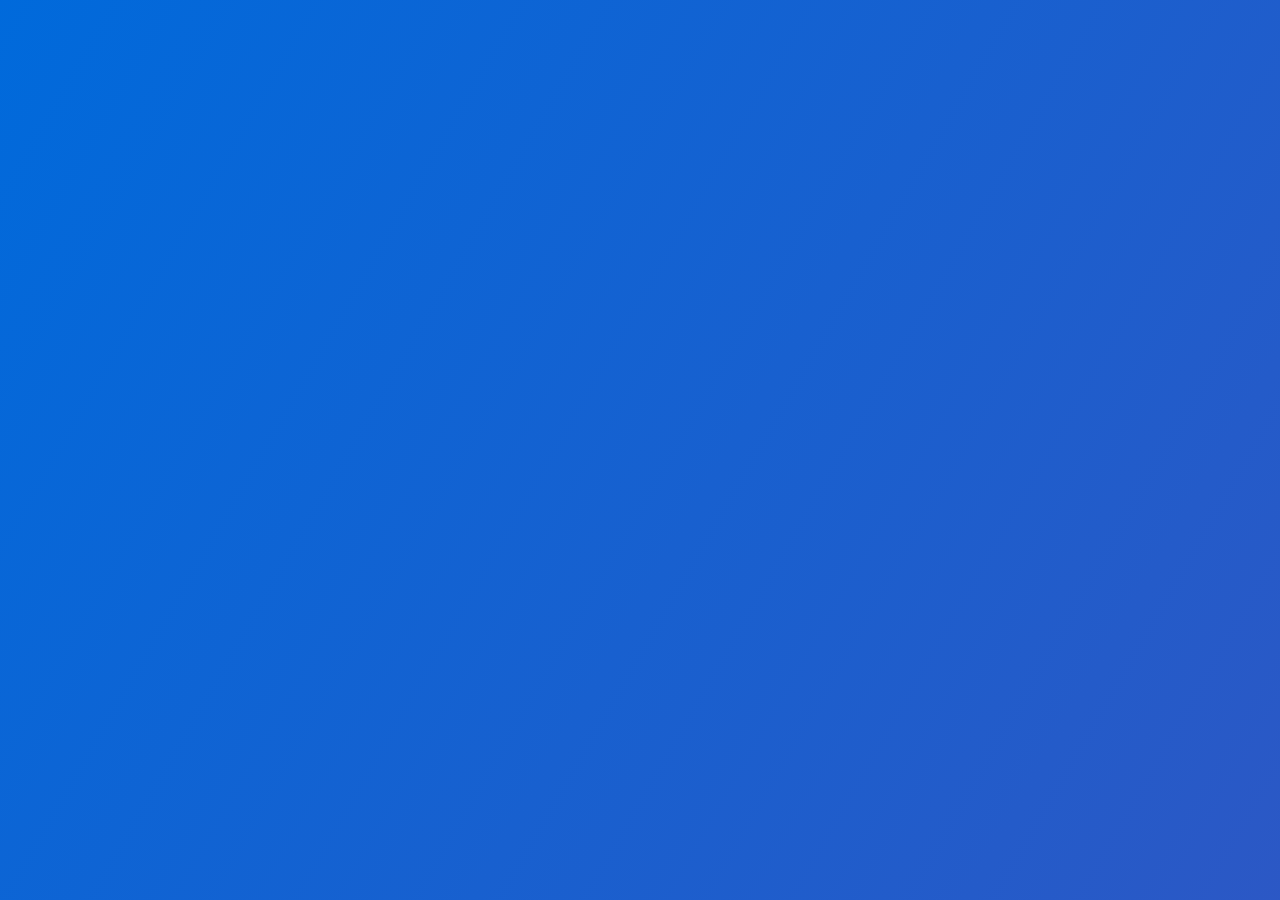
<file: web-platform/gradient-background-animation/index.html>
<html>

<head>
  <meta charset="UTF-8" />
  <meta name="viewport" content="width=device-width, initial-scale=1.0" />
  <link rel="stylesheet" type="text/css" href="style.css" />
  <!-- <link rel="stylesheet" type="text/css" href="style.scss" /> -->
</head>

<body>
  <div class="icons">
    <svg class="icon" viewBox="0 0 20 20">
      <path
        d="M10 1.667H7.083a2.917 2.917 0 000 5.833M10 1.667V7.5m0-5.833h2.917a2.917 2.917 0 110 5.833M10 7.5H7.083M10 7.5h2.917M10 7.5v5.833M7.083 7.5a2.917 2.917 0 000 5.833M12.917 7.5a2.917 2.917 0 100 5.833 2.917 2.917 0 000-5.833zm-5.834 5.833A2.917 2.917 0 1010 16.25v-2.917m-2.917 0H10">
      </path>
    </svg>
  </div>
</body>

</html>
</file>
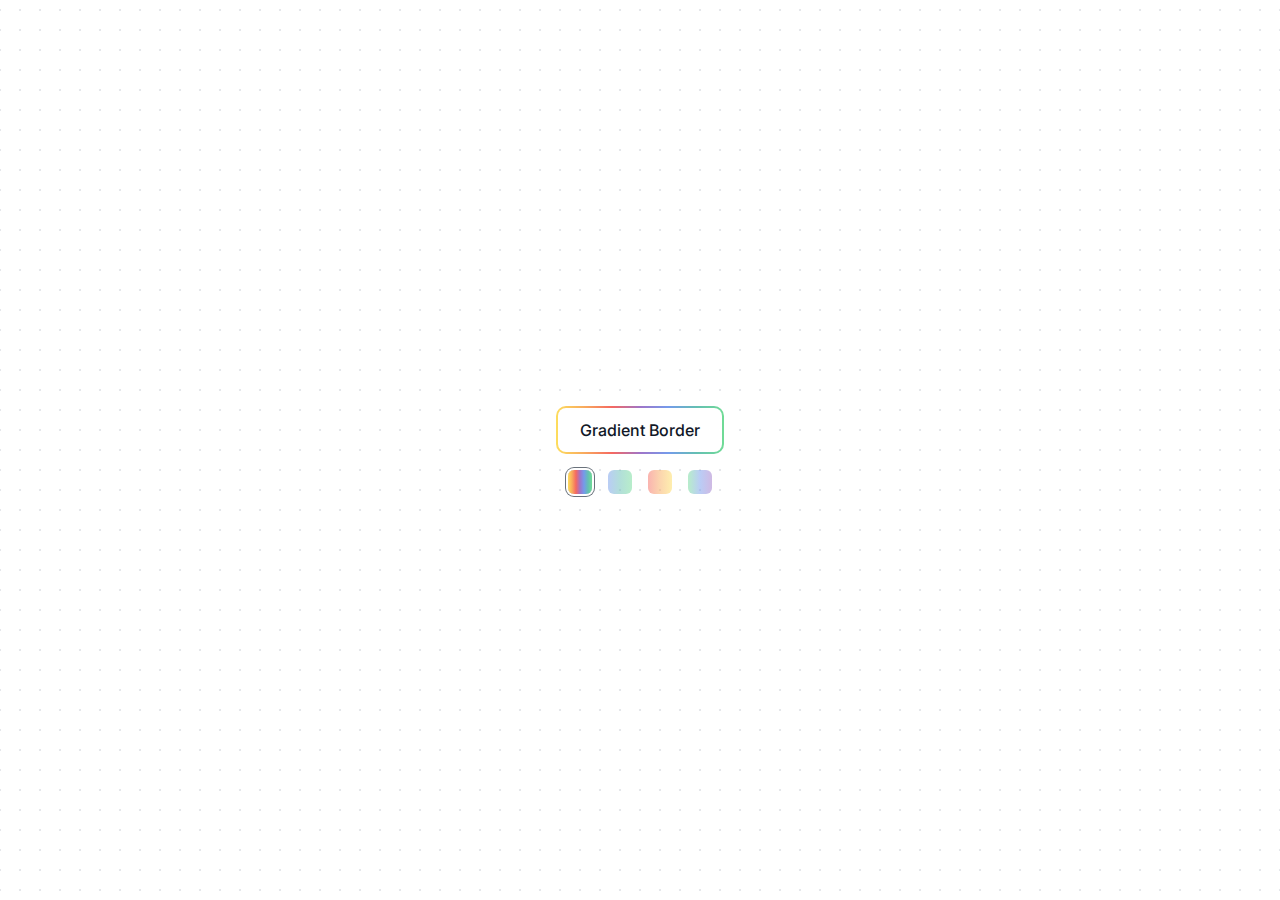
<file: web-platform/gradient-border/index.html>
<html>

<head>
  <meta charset="UTF-8" />
  <meta name="viewport" content="width=device-width, initial-scale=1.0" />
  <link rel="stylesheet" href="https://fonts.googleapis.com/css?family=Inter:400,500,600,700&amp;display=swap" />
  <link rel="stylesheet" type="text/css" href="style.css" />
  <!-- <link rel="stylesheet" type="text/css" href="style.scss" /> -->
</head>

<body>
  <div style="display: flex; flex-direction: column; align-items: center;">
    <div class="block" data-gradient="rainbow">
      <p>Gradient Border</p>
    </div>

    <div class="patterns">
      <div class="item active" data-gradient="rainbow"></div>
      <div class="item" data-gradient="blue-green"></div>
      <div class="item" data-gradient="red-yellow"></div>
      <div class="item" data-gradient="green-purple"></div>
    </div>
  </div>

  <script src="script.js"></script>
</body>

</html>
</file>
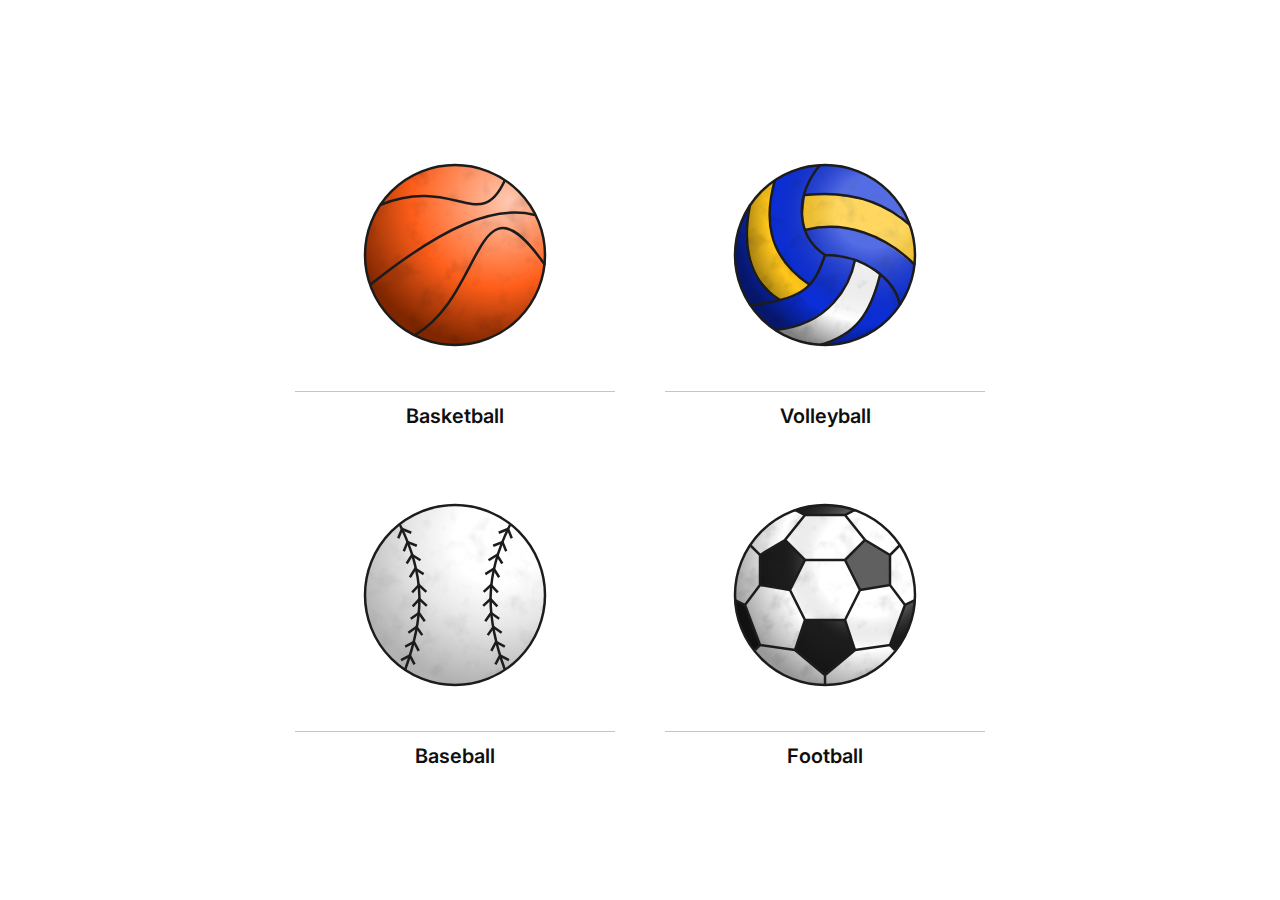
<file: web-platform/html-svg-3d-ball/index.html>
<html lang="en" dir="ltr">
  <head>
    <meta charset="UTF-8" />
    <meta name="viewport" content="width=device-width, initial-scale=1.0" />
    <link
      rel="stylesheet"
      href="https://fonts.googleapis.com/css?family=Inter:400,500,600,700&amp;display=swap"
    />
    <link rel="stylesheet" href="style.css" />
  </head>

  <body>
    <div class="app">
      <div class="grid-layout">
        <div class="card">
          <svg
            width="240"
            height="240"
            viewBox="0 0 24 24"
            stroke="hsl(0 0% 11%)"
            stroke-width=".25"
            fill="none"
            version="1.1"
            xmlns="http://www.w3.org/2000/svg"
          >
            <defs>
              <clipPath id="space-1" clipPathUnits="userSpaceOnUse">
                <circle cx="12" cy="12" r="9" />
              </clipPath>

              <radialGradient
                id="gradient-1"
                cx="70%"
                cy="20%"
                r="80%"
                fx="80%"
                fy="20%"
              >
                <stop offset="0%" stop-color="hsl(18 100% 85%)" />
                <stop offset="60%" stop-color="hsl(18 100% 55%)" />
                <stop offset="100%" stop-color="hsl(18 100% 25%)" />
              </radialGradient>

              <filter id="noise-1">
                <feTurbulence
                  type="fractalNoise"
                  baseFrequency=".4"
                  numOctaves="4"
                  stitchTiles="stitch"
                />
                <feColorMatrix type="saturate" values="0" />
              </filter>
            </defs>

            <g clip-path="url(#space-1)" stroke="none">
              <circle cx="12" cy="12" r="9" fill="url(#gradient-1)" />
              <rect
                width="100%"
                height="100%"
                style="
                  mix-blend-mode: multiply;
                  filter: url(#noise-1) contrast(100%) brightness(200%);
                "
              />
            </g>

            <circle cx="12" cy="12" r="9" />
            <path
              d="M8 20 c7-4 6-17 13-7 M3.5 15 C11 9 16 7 20 8 M4.5 7 c7.5-3 10 3 12.5-2.5"
            />
          </svg>

          <h3>Basketball</h3>
        </div>

        <div class="card">
          <svg
            width="240"
            height="240"
            viewBox="0 0 24 24"
            stroke="hsl(0 0% 11%)"
            stroke-width=".25"
            fill="none"
            version="1.1"
            xmlns="http://www.w3.org/2000/svg"
          >
            <defs>
              <clipPath id="space-2" clipPathUnits="userSpaceOnUse">
                <circle cx="12" cy="12" r="9" />
              </clipPath>

              <radialGradient
                id="gradient-2"
                cx="80%"
                cy="30%"
                r="100%"
                fx="75%"
                fy="25%"
              >
                <stop
                  offset="20%"
                  stop-color="hsl(0 0% 100%)"
                  stop-opacity=".3"
                />
                <stop offset="60%" stop-color="transparent" />
                <stop
                  offset="80%"
                  stop-color="hsl(0 0% 0%)"
                  stop-opacity=".5"
                />
              </radialGradient>

              <filter id="noise-2">
                <feTurbulence
                  type="fractalNoise"
                  baseFrequency=".5"
                  numOctaves="4"
                  stitchTiles="stitch"
                />
                <feColorMatrix type="saturate" values="0" />
              </filter>
            </defs>

            <g clip-path="url(#space-2)" stroke="none">
              <circle cx="12" cy="12" r="9" fill="hsl(230 90% 45%)" />
              <polygon
                points="7 2.5 4.3 7 4.2 11 5 14 7.3 16.5 9.2 16 10.5 15 9.8 14.5 7.6 12.3 6.4 9"
                fill="hsl(45 100% 55%)"
              />
              <polygon
                points="10 6 9.8 8 10 9.5 12.5 9.2 15 9.5 17.5 10.5 19 11.5 21 13 21 11 20.4 9 19.5 8 16 6.5 13 6"
                fill="hsl(45 100% 55%)"
              />
              <polygon
                points="7 19.5 9 20.5 12 21 14 20 16 18 17 15.5 17.5 13.8 15 12.5 14.5 14 13.5 16 12 17.5 10.5 18.5 9.5 19"
                fill="hsl(0 0% 100%)"
              />
              <rect
                width="100%"
                height="100%"
                style="
                  mix-blend-mode: multiply;
                  filter: url(#noise-2) contrast(100%) brightness(200%);
                "
              />
              <circle cx="12" cy="12" r="9" fill="url(#gradient-2)" />
            </g>

            <circle cx="12" cy="12" r="9" />
            <path
              d="M12 12 c-3-2-3-6-.5-9 M12 12 c4 0 7 2.5 7.5 5 M4.5 17 c5.5-.5 6.5-2 7.5-5
               M10 9.5 c4-1 8 .5 11 3.5 M10 6 c.5 0 6-1 10.5 3 M7 19.5 c5.5-.5 7.5-4.5 8-7
               M11.5 21 c3.5-1 5-3 6-7 M10.5 15 C6 12 6 8 7 4.5 M4.5 7 c-1 5 .5 8 3 9.5"
            />
          </svg>

          <h3>Volleyball</h3>
        </div>

        <div class="card">
          <svg
            width="240"
            height="240"
            viewBox="0 0 24 24"
            stroke="hsl(0 0% 11%)"
            stroke-width=".25"
            fill="none"
            version="1.1"
            xmlns="http://www.w3.org/2000/svg"
          >
            <defs>
              <clipPath id="space-3" clipPathUnits="userSpaceOnUse">
                <circle cx="12" cy="12" r="9" />
              </clipPath>

              <g id="seam">
                <polyline points="0 1 0 0 1 0" />
                <polyline points="1 2 1 1 2 1" />
              </g>

              <radialGradient
                id="gradient-3"
                cx="70%"
                cy="20%"
                r="80%"
                fx="75%"
                fy="20%"
              >
                <stop offset="30%" stop-color="hsl(0 0% 100%)" />
                <stop offset="60%" stop-color="hsl(0 0% 90%)" />
                <stop offset="100%" stop-color="hsl(0 0% 70%)" />
              </radialGradient>

              <filter id="noise-3">
                <feTurbulence
                  type="fractalNoise"
                  baseFrequency=".5"
                  numOctaves="4"
                  stitchTiles="stitch"
                />
                <feColorMatrix type="saturate" values="0" />
              </filter>
            </defs>

            <g clip-path="url(#space-3)" stroke="none">
              <circle cx="12" cy="12" r="9" fill="url(#gradient-3)" />
              <rect
                width="100%"
                height="100%"
                style="
                  mix-blend-mode: multiply;
                  filter: url(#noise-3) contrast(50%) brightness(200%);
                "
              />
            </g>

            <circle cx="12" cy="12" r="9" />
            <path d="M6.5 5 C9 10 9 14 7 19.5 M17.5 5 C15 10 15 14 17 19.5" />

            <use href="#seam" transform="translate(6.7 5.4) rotate(22)" />
            <use href="#seam" transform="translate(7.7 8) rotate(32)" />
            <use href="#seam" transform="translate(8.4 11) rotate(43)" />
            <use href="#seam" transform="translate(8.4 13.8) rotate(55)" />
            <use href="#seam" transform="translate(7.9 16.7) rotate(62)" />

            <use href="#seam" transform="translate(17.3 5.4) rotate(68)" />
            <use href="#seam" transform="translate(16.2 8) rotate(58)" />
            <use href="#seam" transform="translate(15.6 11) rotate(47)" />
            <use href="#seam" transform="translate(15.6 13.8) rotate(35)" />
            <use href="#seam" transform="translate(16.1 16.7) rotate(28)" />
          </svg>

          <h3>Baseball</h3>
        </div>

        <div class="card">
          <svg
            width="240"
            height="240"
            viewBox="0 0 24 24"
            stroke="hsl(0 0% 11%)"
            stroke-width=".25"
            fill="none"
            version="1.1"
            xmlns="http://www.w3.org/2000/svg"
          >
            <defs>
              <clipPath id="space-4" clipPathUnits="userSpaceOnUse">
                <circle cx="12" cy="12" r="9" />
              </clipPath>

              <radialGradient
                id="gradient-4"
                cx="75%"
                cy="25%"
                r="100%"
                fx="75%"
                fy="35%"
              >
                <stop
                  offset="30%"
                  stop-color="hsl(0 0% 100%)"
                  stop-opacity=".3"
                />
                <stop offset="50%" stop-color="transparent" />
                <stop
                  offset="80%"
                  stop-color="hsl(0 0% 0%)"
                  stop-opacity=".4"
                />
              </radialGradient>

              <filter id="noise-4">
                <feTurbulence
                  type="fractalNoise"
                  baseFrequency=".5"
                  numOctaves="4"
                  stitchTiles="stitch"
                />
                <feColorMatrix type="saturate" values="0" />
              </filter>
            </defs>

            <g clip-path="url(#space-4)" stroke="none">
              <circle cx="12" cy="12" r="9" fill="hsl(0 0% 100%)" />
              <polygon
                points="9 3.5 10 4 14 4 15 3.5 13 3 11 3"
                fill="hsl(0 0% 11%)"
              />
              <polygon
                points="8 6.5 5.5 8 5.5 11 8.5 11.5 10 8.5"
                fill="hsl(0 0% 11%)"
              />
              <polygon
                points="16 6.5 14 8.5 15.5 11.5 18.5 11 18.5 8"
                fill="hsl(0 0% 11%)"
              />
              <polygon
                points="3 12.5 3 15 4.5 17 5 17.5 5.5 17 4 13"
                fill="hsl(0 0% 11%)"
              />
              <polygon
                points="10 14.5 9 17.5 12 20 15 17.5 14 14.5"
                fill="hsl(0 0% 11%)"
              />
              <polygon
                points="20 13 18.5 17 19 17.5 19.5 17 20.5 15 21 12.5"
                fill="hsl(0 0% 11%)"
              />
              <rect
                width="100%"
                height="100%"
                style="
                  mix-blend-mode: multiply;
                  filter: url(#noise-4) contrast(100%) brightness(200%);
                "
              />
              <circle cx="12" cy="12" r="9" fill="url(#gradient-4)" />
            </g>

            <circle cx="12" cy="12" r="9" />
            <path
              d="M15 3.5L14 4h-4l-1-.5 M10 4L8 6.5l2 2h4l2-2L14 4 M10 8.5l-1.5 3 1.5 3h4l1.5-3-1.5-3
               M10 14.5l-1 3 3 2.5 3-2.5-1-3 M12 21v-1 M19 17.5l-.5-.5-3.5.5 M21 12.5l-1 .5-1.5 4
               M15.5 11.5l3-.5 1.5 2 M19.5 7l-1 1v3 M16 6.5L18.5 8 M8 6.5L5.5 8l-1-1 M8.5 11.5l-3-.5V8
               M3 12.5l1 .5 1.5-2 M5 17.5l.5-.5L4 13 M9 17.5L5.5 17"
            />
          </svg>

          <h3>Football</h3>
        </div>
      </div>
    </div>
  </body>
</html>
</file>
<file: web-platform/gradient-background-animation/style.css>
*:where(:not(iframe, canvas, img, svg, video):not(svg *)) {
  all: unset;
  display: revert;
}

* {
  box-sizing: border-box;
}

html {
  font-size: 16px;
  block-size: 100%;
}

body {
  --color-gradient: hsl(322 75% 46%), hsl(250 43% 48%), hsl(211 100% 43%);
  --animation-duration: 18s;

  background: linear-gradient(300deg, var(--color-gradient));
  background-size: 400% 400%;
  display: grid;
  place-content: center;
  min-block-size: 100%;
  animation: gradient-animation var(--animation-duration) ease infinite;
}

.icon {
  background: var(--color-background, none);
  display: grid;
  place-content: center;
  padding: 1ch;
  border-radius: 1ch;
}

.icon:hover,
.icon:focus {
  --color-background: hsl(0 0% 100% / 10%);
}

.icon svg {
  fill: none;
  block-size: 3.5rem;
  inline-size: 3.5rem;
  stroke: hsl(0 0% 100% / 90%);
  stroke-width: 0.05em;
  stroke-linecap: round;
  stroke-linejoin: round;
}

@keyframes gradient-animation {
  0% {
    background-position: 0%;
  }
  50% {
    background-position: 100%;
  }
  100% {
    background-position: 0%;
  }
}
</file>
<file: web-platform/gradient-border/style.css>
*:where(:not(iframe, canvas, img, svg, video):not(svg *)) {
  all: unset;
  display: revert;
}

* {
  box-sizing: border-box;
}

:root {
  --background: hsl(0 0% 100%);
  --foreground: hsl(221 39% 11%);
  --light-gray: hsl(212 8% 45%);
  --lighter-gray: hsl(220 13% 91%);

  --color1: hsl(48 98% 68%);
  --color2: hsl(30 92% 67%);
  --color3: hsl(3 88% 67%);
  --color4: hsl(271 43% 62%);
  --color5: hsl(221 75% 69%);
  --color6: hsl(173 41% 57%);
  --color7: hsl(141 60% 65%);
}

@media (prefers-color-scheme: dark) {
  :root {
    --background: hsl(210 5% 8%);
    --foreground: hsl(0 0% 100%);
    --lighter-gray: hsl(230 6% 20%);
    --lightest-gray: hsl(228 6% 15%);
  }
}

html {
  font-size: 16px;
  block-size: 100%;
  color-scheme: dark light;
}

body {
  background: var(--background)
    radial-gradient(var(--lighter-gray) 1px, transparent 0);
  background-size: 1.25rem 1.25rem;
  background-position: 50%;
  font-family: 'Inter', sans-serif;
  display: grid;
  place-content: center;
  min-block-size: 100%;
  padding: 10vmin;
}

.block {
  --padding: 2px;

  background-clip: content-box, border-box;
  background-image: linear-gradient(var(--background), var(--background)),
    var(--border-gradient, var(--lighter-gray));
  padding: var(--padding);
  border-radius: 1ch;
}

.block p {
  color: var(--foreground);
  font-weight: 500;
  text-align: center;
  padding: 1.2ch 2.2ch;
}

.patterns {
  display: flex;
  margin-block-start: 1.6ch;
  justify-content: center;
  gap: 1.6ch;
}

.patterns .item {
  --opacity: 0.5;

  background: var(--border-gradient, var(--lighter-gray));
  opacity: var(--opacity);
  block-size: 1.5rem;
  inline-size: 1.5rem;
  cursor: pointer;
  border-radius: 0.6ch;
  box-shadow: var(--box-shadow, none);
}

.patterns .item.active {
  --opacity: 1;
  --box-shadow: 0 0 0 2px var(--background), 0 0 0 3px var(--light-gray);
}

[data-gradient='rainbow'] {
  --border-gradient: linear-gradient(
    to right,
    var(--color1) 0%,
    var(--color2) calc(100% / 6),
    var(--color3) calc(100% / 6 * 2),
    var(--color4) calc(100% / 6 * 3),
    var(--color5) calc(100% / 6 * 4),
    var(--color6) calc(100% / 6 * 5),
    var(--color7) 100%
  );
}

[data-gradient='blue-green'] {
  --border-gradient: linear-gradient(
    to right,
    var(--color5) 0%,
    var(--color6) calc(100% / 6 * 3),
    var(--color7) 100%
  );
}

[data-gradient='red-yellow'] {
  --border-gradient: linear-gradient(
    to right,
    var(--color3) 0%,
    var(--color2) calc(100% / 6 * 3),
    var(--color1) 100%
  );
}

[data-gradient='green-purple'] {
  --border-gradient: linear-gradient(
    to right,
    var(--color7) 0%,
    var(--color5) calc(100% / 6 * 3),
    var(--color4) 100%
  );
}
</file>
<file: web-platform/html-svg-3d-ball/style.css>
:root {
  --background: hsl(0 0% 100%);
  --foreground: hsl(240 3% 6%);
}

*,
*::before,
*::after {
  box-sizing: border-box;
}

*:where(:not(iframe, canvas, img, svg, video):not(svg *)) {
  all: unset;
  display: revert;
}

html {
  block-size: 100%;
  color-scheme: light;
}

body {
  min-block-size: 100vh;
  font-family: 'Inter', system-ui, sans-serif;
  line-height: 1.5;
  display: grid;
  place-items: center;
  text-align: center;
  background: var(--background);
  color: var(--foreground);
}

.app {
  inline-size: min(45rem, 100% - 2rem);
  padding-block: 2ch;
}

.grid-layout {
  display: grid;
  grid-template-columns: repeat(auto-fit, minmax(min(100%, 33ch), 1fr));
  gap: 2ch;
  place-items: center;
}

.card {
  position: relative;
  inline-size: 20rem;
  aspect-ratio: 1;
  display: grid;
  place-items: center;
  grid-template-rows: minmax(50%, 1fr) fit-content(5ch);
  overflow: hidden;
}

.card > svg {
  inline-size: 100%;
  z-index: 1;
}

.card > h3 {
  inline-size: 100%;
  font-size: 2ch;
  font-weight: 600;
  padding: 0.7ch;
  background: hsl(0 0% 100%);
  border-block-start: 1px solid hsl(0 0% 77%);
  z-index: 1;
}
</file>
